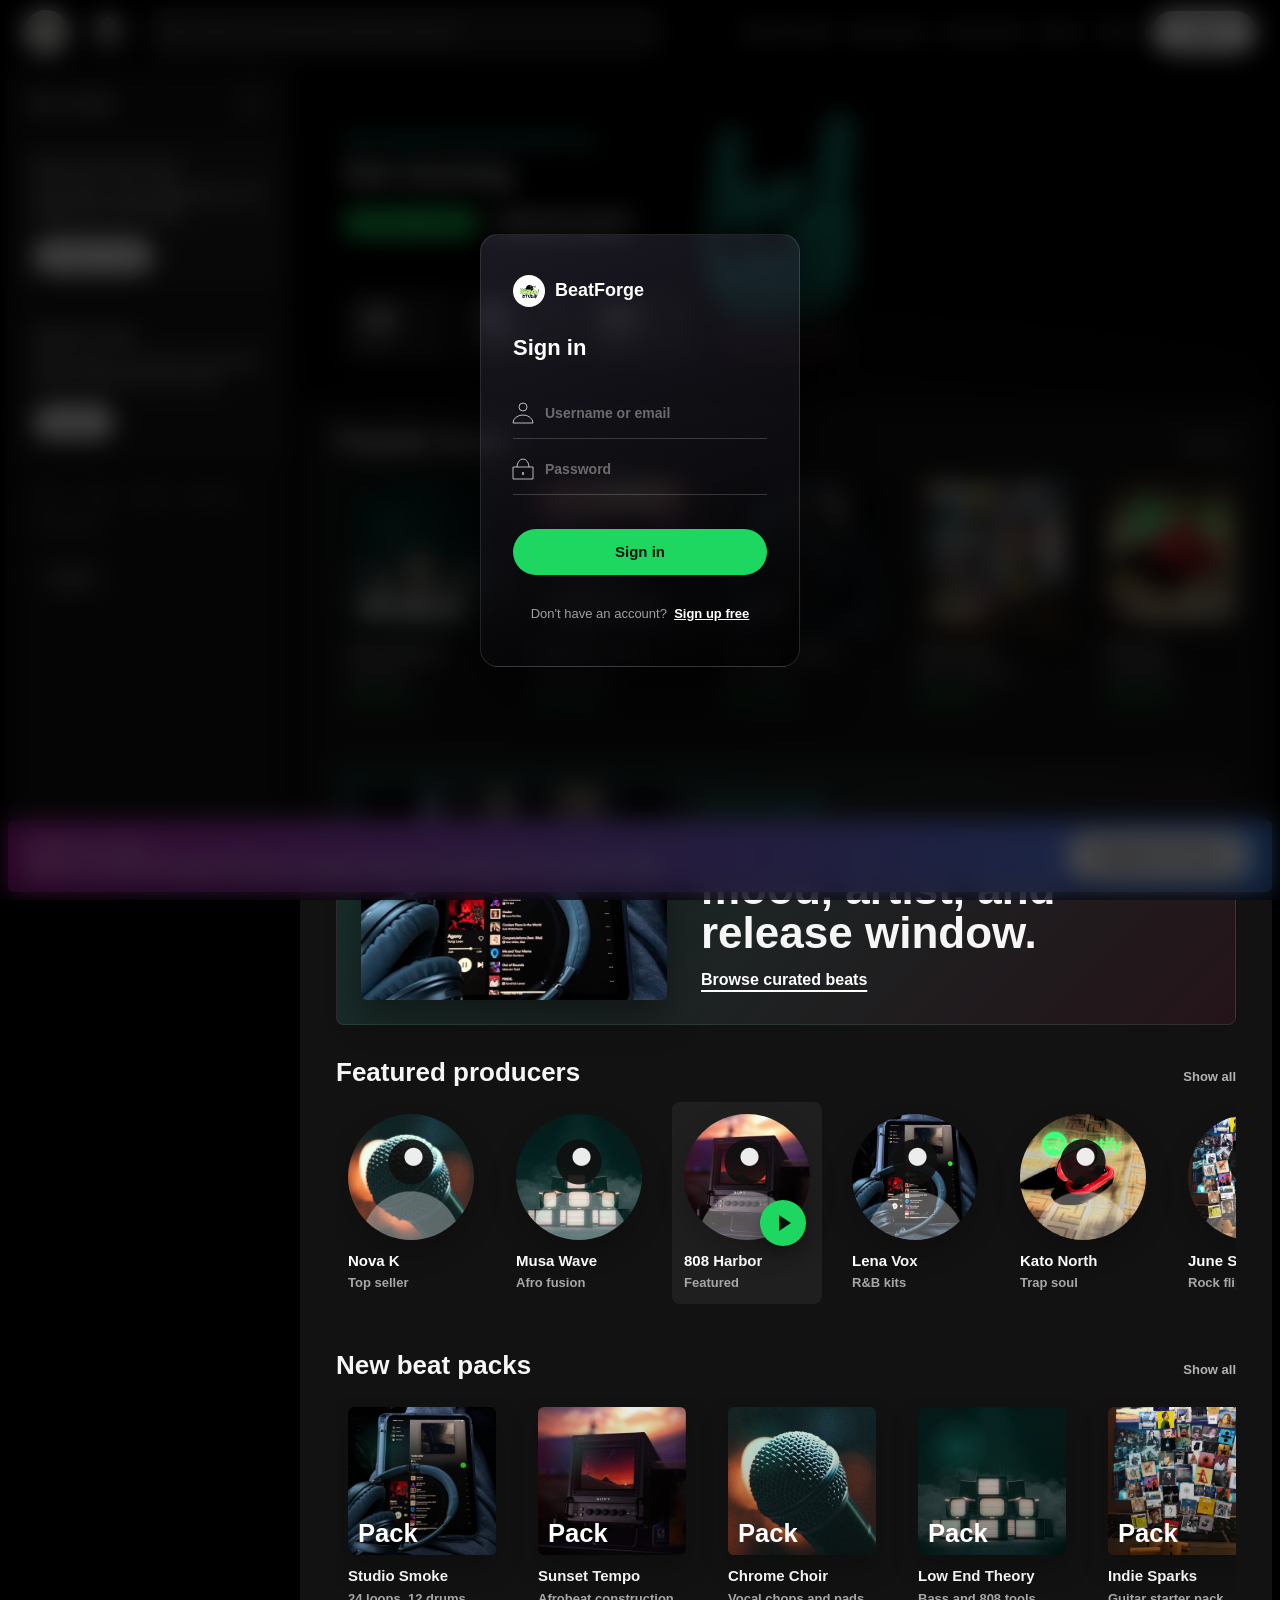
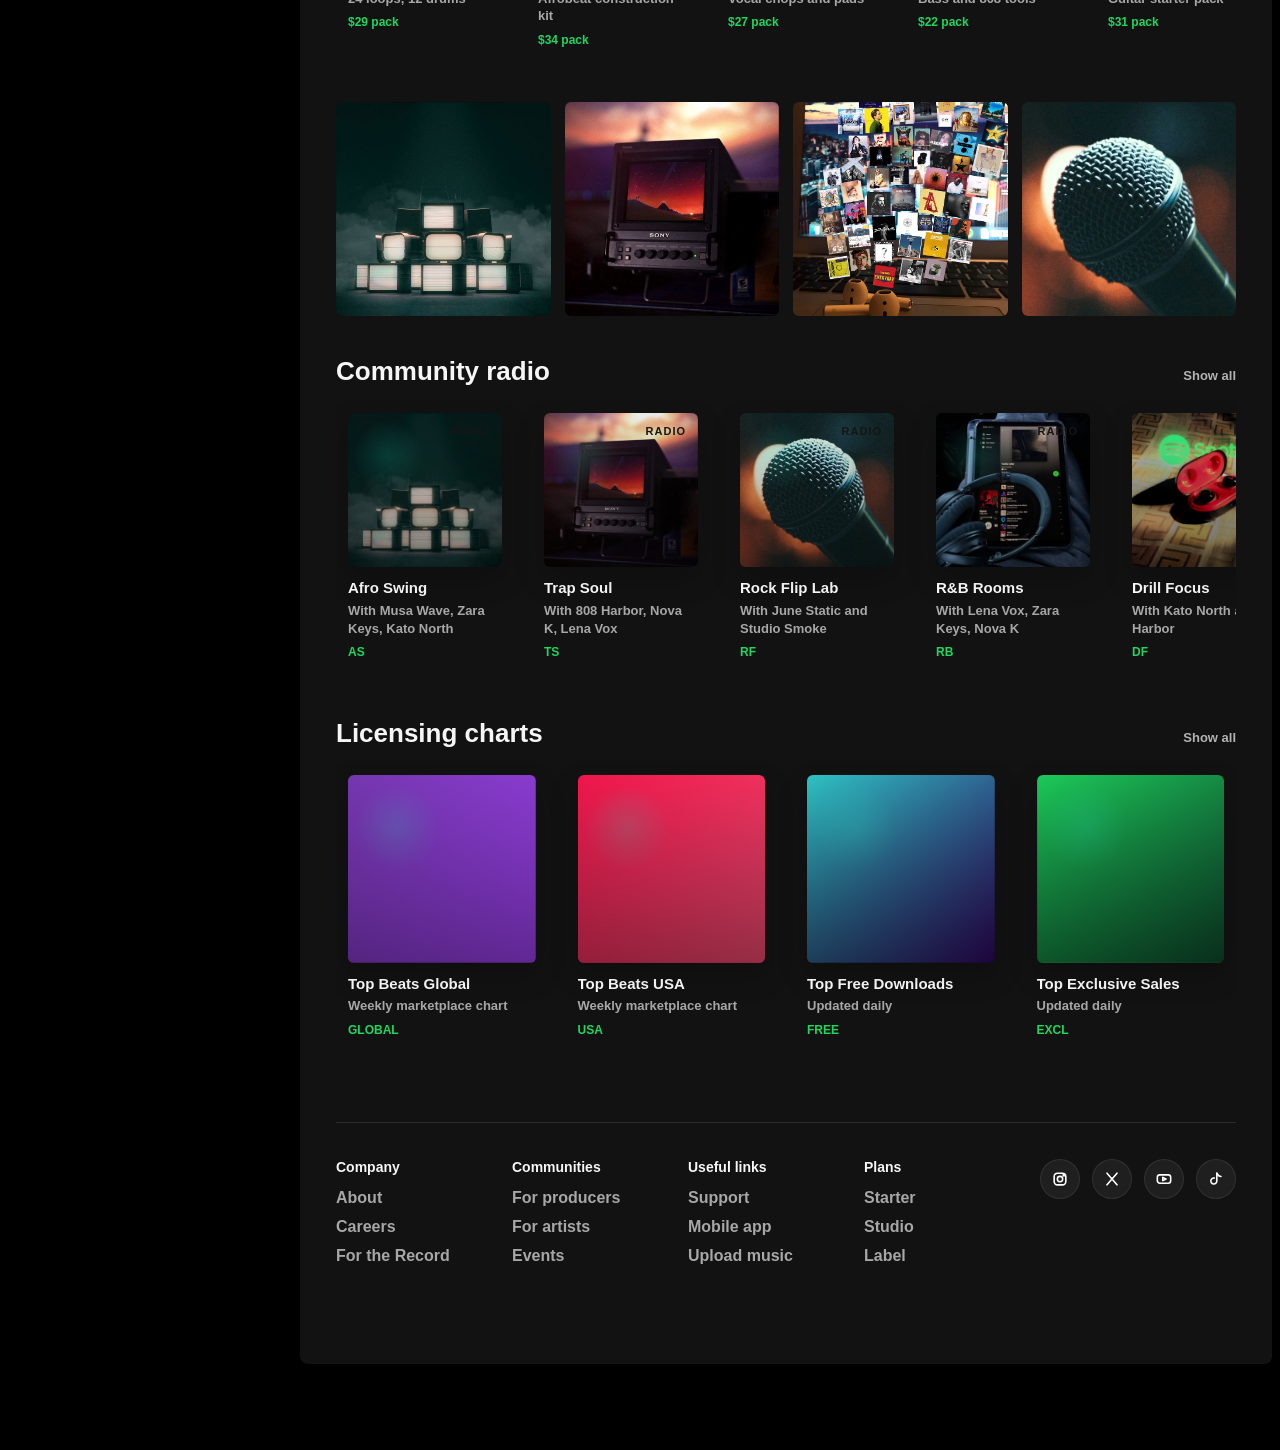
<file: index.html>
<!DOCTYPE html>
<html lang="en">
<head>
  <meta charset="UTF-8">
  <meta name="viewport" content="width=device-width, initial-scale=1.0">
  <title>BeatForge - Beat Marketplace</title>
  <link rel="stylesheet" href="styles.css">
</head>
<body>
  <div class="app-shell">
  <header class="topbar">
  <a class="brand" href="#" aria-label="BeatForge home">
    <img src="assets/logo.svg" alt="" class="brand-mark">
  </a>
  <button class="icon-button active" aria-label="Home">
    <span class="home-icon" aria-hidden="true"></span>
  </button>
  <label class="search">
    <span class="search-icon" aria-hidden="true"></span>
    <input type="search" placeholder="What beat are you building today?">
  </label>
  <nav class="top-links" aria-label="Primary">
    <a href="beats.html">Browse beats</a>
    <a href="#packs">Beat packs</a>
    <a href="#community">Community</a>
    <a href="about.html">About</a>
  </nav>
  <button class="ghost-button">Join</button>
  <button class="pill-button">Log in</button>
  <button class="mobile-menu-toggle" id="mobileMenuToggle" aria-label="Toggle menu">
    <span></span>
    <span></span>
    <span></span>
  </button>
</header>

<!-- Mobile Navigation -->
<div class="mobile-nav-overlay" id="mobileNavOverlay"></div>
<nav class="mobile-nav" id="mobileNav" aria-label="Mobile navigation">
  <a href="index.html">Home</a>
  <a href="beats.html">Browse beats</a>
  <a href="index.html#packs">Beat packs</a>
  <a href="index.html#community">Community</a>
  <a href="about.html">About</a>
  <a href="#">Trending</a>
  <a href="#">Exclusive beats</a>
  <a href="#">Free downloads</a>
  <div class="mobile-nav-actions">
    <button class="mobile-join">Join</button>
    <button class="mobile-login">Log in</button>
  </div>
</nav>

    <aside class="sidebar">
      <div class="library-head">
        <h2>Your studio</h2>
        <button class="icon-button" aria-label="Create collection">+</button>
      </div>
      <section class="studio-card">
        <h3>Start your first crate</h3>
        <p>Save beats, invite collaborators, and shape your next release.</p>
        <button>Create a crate</button>
      </section>
      <section class="studio-card compact">
        <h3>Upload a beat</h3>
        <p>Share stems, set licenses, and meet artists looking for your sound.</p>
        <button>Publish</button>
      </section>
      <div class="sidebar-links">
        <a href="#">Terms</a>
        <a href="#">Privacy</a>
        <a href="#">Cookies</a>
        <a href="#">Artist help</a>
        <a href="#">Beat licensing</a>
      </div>
      <button class="language">English</button>
    </aside>

    <main class="content">
      <section class="hero" aria-labelledby="hero-title">
        <img class="hero-gif" src="assets/rock.gif" alt="Animated amplifier banner">
        <div class="hero-overlay"></div>
        <div class="hero-copy">
          <p>Beat marketplace and artist hub</p>
          <h1 id="hero-title">Get moving.</h1>
          <div class="hero-actions">
            <a class="primary-cta" href="beats.html">Explore beats</a>
            <button class="secondary-cta">Sell your sound</button>
          </div>
        </div>
        <div class="hero-stats" aria-label="Marketplace highlights">
          <span><strong>42k</strong> beats</span>
          <span><strong>8k</strong> makers</span>
          <span><strong>24h</strong> drops</span>
        </div>
      </section>

      <section class="rail-section" id="packs">
        <div class="section-head">
          <h2>Popular beats</h2>
          <a href="beats.html">Show all</a>
        </div>
        <div class="rail grid-cards" id="beats"></div>
      </section>

      <section class="visual-feature">
        <img src="assets/late-night-vibes.jpg" alt="Headphones beside a late night music playlist">
        <div>
          <p>For late sessions</p>
          <h2>Build crates for every mood, artist, and release window.</h2>
          <a class="text-link" href="beats.html">Browse curated beats</a>
        </div>
      </section>

      <section class="rail-section" id="community">
        <div class="section-head">
          <h2>Featured producers</h2>
          <a href="#">Show all</a>
        </div>
        <div class="rail producer-row" id="producers"></div>
      </section>

      <section class="rail-section">
        <div class="section-head">
          <h2>New beat packs</h2>
          <a href="#">Show all</a>
        </div>
        <div class="rail grid-cards" id="packs-grid"></div>
      </section>

      <section class="image-strip" aria-label="BeatForge atmosphere">
        <img src="assets/tv-stack.jpeg" alt="Stack of glowing televisions">
        <img src="assets/sony-monitor.jpeg" alt="Small monitor at sunset">
        <img src="assets/music-collage.jpg" alt="Floating music cover collage">
        <img src="assets/microphone.jpeg" alt="Close-up of a microphone">
      </section>

      <section class="rail-section">
        <div class="section-head">
          <h2>Community radio</h2>
          <a href="#">Show all</a>
        </div>
        <div class="rail radio-row" id="radio"></div>
      </section>

      <section class="rail-section" id="licenses">
        <div class="section-head">
          <h2>Licensing charts</h2>
          <a href="#">Show all</a>
        </div>
        <div class="rail chart-row" id="charts"></div>
      </section>

      <footer class="footer">
        <div>
          <h3>Company</h3>
          <a href="about.html">About</a>
          <a href="#">Careers</a>
          <a href="#">For the Record</a>
        </div>
        <div>
          <h3>Communities</h3>
          <a href="#">For producers</a>
          <a href="#">For artists</a>
          <a href="#">Events</a>
        </div>
        <div>
          <h3>Useful links</h3>
          <a href="#">Support</a>
          <a href="#">Mobile app</a>
          <a href="#">Upload music</a>
        </div>
        <div>
          <h3>Plans</h3>
          <a href="#">Starter</a>
          <a href="#">Studio</a>
          <a href="#">Label</a>
        </div>
        <div class="socials" aria-label="Social media">
          <a href="#" aria-label="Instagram" title="Instagram">
            <svg viewBox="0 0 24 24" aria-hidden="true"><rect x="5" y="5" width="14" height="14" rx="4"></rect><circle cx="12" cy="12" r="3.2"></circle><circle cx="16.7" cy="7.3" r="1"></circle></svg>
          </a>
          <a href="#" aria-label="X" title="X">
            <svg viewBox="0 0 24 24" aria-hidden="true"><path d="M6 5l12 14M18 5L6 19"></path></svg>
          </a>
          <a href="#" aria-label="YouTube" title="YouTube">
            <svg viewBox="0 0 24 24" aria-hidden="true"><rect x="4" y="7" width="16" height="10" rx="3"></rect><path d="M10.5 10l4 2-4 2z"></path></svg>
          </a>
          <a href="#" aria-label="TikTok" title="TikTok">
            <svg viewBox="0 0 24 24" aria-hidden="true"><path d="M13 5v9.4a3.6 3.6 0 1 1-3-3.55"></path><path d="M13 5c1 2.4 2.6 3.8 5 4"></path></svg>
          </a>
        </div>
      </footer>
    </main>
  </div>

  <div class="signup-bar">
    <div>
      <strong>BeatForge preview</strong>
      <p>Sign up to download tagged previews, message producers, and collect your next release ideas.</p>
    </div>
    <button>Register for free</button>
  </div>

  <!-- Login overlay (BeatForge) -->
  <div class="bf-login-overlay" id="bfLoginOverlay" role="dialog" aria-modal="true" aria-label="Sign in to BeatForge">
    <div class="bf-login-box">
      <div class="bf-login-check" id="bfLoginCheck"></div>
      <div class="bf-login-brand">
        <img src="assets/logo.svg" alt="">
        <span>BeatForge</span>
      </div>
      <h2 class="bf-login-title">Sign in</h2>
      <div class="bf-login-row">
        <svg class="bf-login-icon" viewBox="0 0 20 20">
          <path d="M0,20 a10,8 0 0,1 20,0z M10,0 a4,4 0 0,1 0,8 a4,4 0 0,1 0,-8"/>
        </svg>
        <input type="text" class="bf-login-input" id="bfUsername" placeholder="Username or email" autocomplete="username">
      </div>
      <div class="bf-login-row">
        <svg class="bf-login-icon" viewBox="0 0 20 20">
          <path d="M0,20 20,20 20,8 0,8z M10,13 10,16z M4,8 a6,8 0 0,1 12,0"/>
        </svg>
        <input type="password" class="bf-login-input" id="bfPassword" placeholder="Password" autocomplete="current-password">
      </div>
      <button class="bf-login-submit" id="bfLoginSubmit" type="button">Sign in</button>
      <p class="bf-login-footer">Don't have an account? &nbsp;<a id="bfSignupLink">Sign up free</a></p>
    </div>
  </div>

  <script src="script.js"></script>
  <script>
    (function () {
      var animating = false;
      var PHASE1 = 1100, PHASE2 = 400;

      var overlay   = document.getElementById('bfLoginOverlay');
      var submitBtn = document.getElementById('bfLoginSubmit');
      var signupLnk = document.getElementById('bfSignupLink');

      // Show login when "Log in" topbar button is clicked
      document.querySelector('.pill-button').addEventListener('click', function () {
        overlay.classList.remove('bf-hidden');
      });

      // Close on backdrop click
      overlay.addEventListener('click', function (e) {
        if (e.target === overlay) closeOverlay();
      });

      // Sign up link just closes for now
      signupLnk.addEventListener('click', closeOverlay);

      // Submit with ripple → processing → success → dismiss
      submitBtn.addEventListener('click', function (e) {
        if (animating) return;
        animating = true;

        // ripple
        var box = submitBtn.getBoundingClientRect();
        var rip = document.createElement('span');
        rip.className = 'bf-ripple';
        rip.style.top  = (e.clientY - box.top)  + 'px';
        rip.style.left = (e.clientX - box.left) + 'px';
        submitBtn.appendChild(rip);
        rip.addEventListener('animationend', function () { rip.remove(); });

        submitBtn.classList.add('bf-processing');

        setTimeout(function () {
          submitBtn.classList.remove('bf-processing');
          submitBtn.classList.add('bf-success');

          setTimeout(function () {
            closeOverlay();
            submitBtn.classList.remove('bf-success');
            animating = false;
          }, PHASE2);
        }, PHASE1);
      });

      function closeOverlay() {
        overlay.classList.add('bf-hidden');
        animating = false;
        submitBtn.classList.remove('bf-processing', 'bf-success');
      }

      // ESC to close
      document.addEventListener('keydown', function (e) {
        if (e.key === 'Escape') closeOverlay();
      });
    })();
  </script>
</body>
</html>
</file>
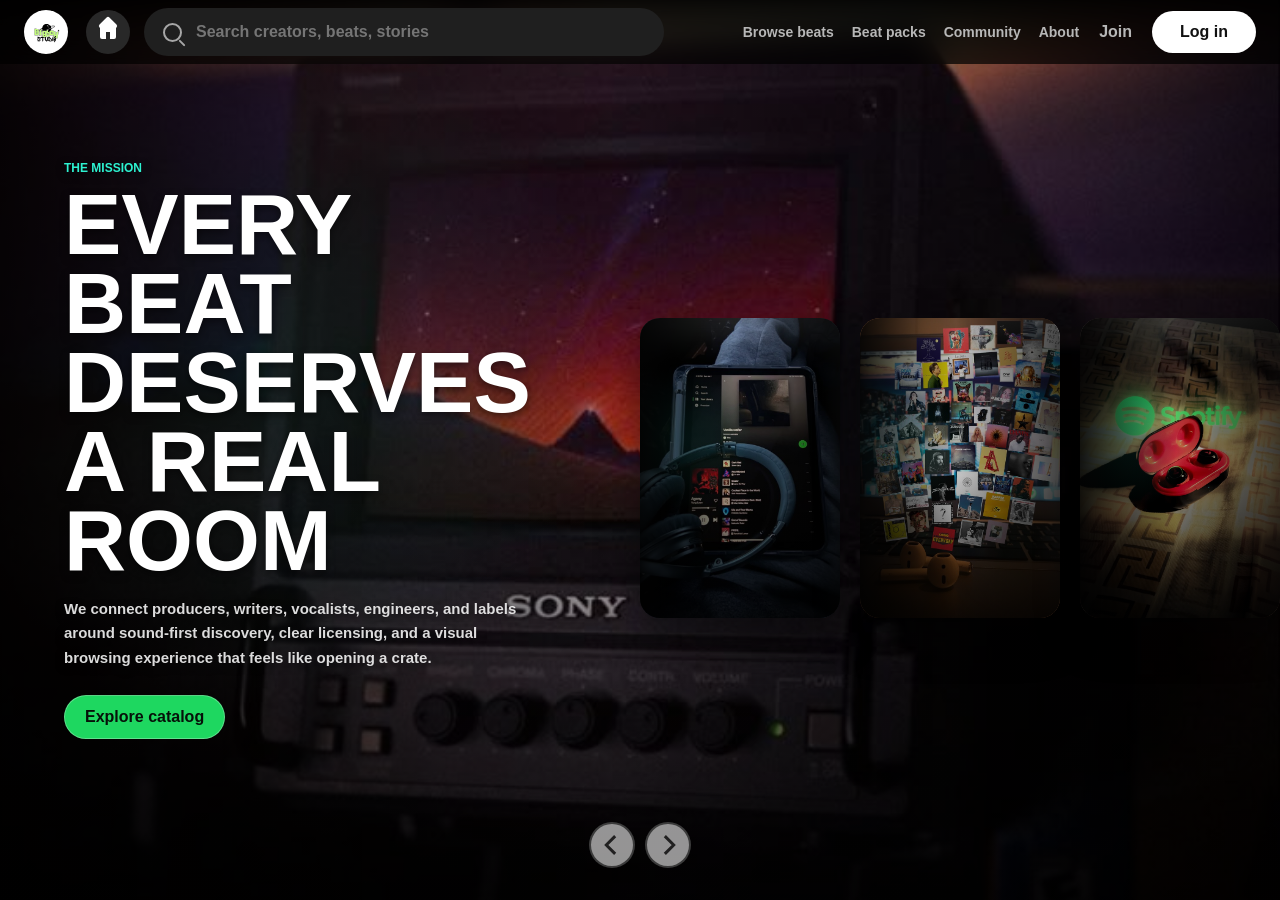
<file: about.html>
<!DOCTYPE html>
<html lang="en">
<head>
  <meta charset="UTF-8">
  <meta name="viewport" content="width=device-width, initial-scale=1.0">
  <title>About - BeatForge</title>
  <link rel="stylesheet" href="styles.css">
</head>
<body class="about-page">
 <header class="topbar about-topbar">
  <a class="brand" href="index.html" aria-label="BeatForge home">
    <img src="assets/logo.svg" alt="" class="brand-mark">
  </a>
  <a class="icon-button active" href="index.html" aria-label="Home">
    <span class="home-icon" aria-hidden="true"></span>
  </a>
  <label class="search">
    <span class="search-icon" aria-hidden="true"></span>
    <input type="search" placeholder="Search creators, beats, stories">
  </label>
  <nav class="top-links" aria-label="Primary">
    <a href="beats.html">Browse beats</a>
    <a href="index.html#packs">Beat packs</a>
    <a href="index.html#community">Community</a>
    <a href="about.html">About</a>
  </nav>
  <button class="ghost-button">Join</button>
  <button class="pill-button">Log in</button>
  <button class="mobile-menu-toggle" id="mobileMenuToggle" aria-label="Toggle menu">
    <span></span>
    <span></span>
    <span></span>
  </button>
</header>

<!-- Mobile Navigation -->
<div class="mobile-nav-overlay" id="mobileNavOverlay"></div>
<nav class="mobile-nav" id="mobileNav" aria-label="Mobile navigation">
  <a href="index.html">Home</a>
  <a href="beats.html">Browse beats</a>
  <a href="index.html#packs">Beat packs</a>
  <a href="index.html#community">Community</a>
  <a href="about.html">About</a>
  <a href="#">Trending</a>
  <a href="#">Exclusive beats</a>
  <a href="#">Free downloads</a>
  <div class="mobile-nav-actions">
    <button class="mobile-join">Join</button>
    <button class="mobile-login">Log in</button>
  </div>
</nav>

  <main class="about-slider-shell">
    <ul class="slider" aria-label="BeatForge story slider">
      <li class="item" style="background-image: url('assets/tv-stack.jpeg')">
        <div class="slide-content">
          <p class="eyebrow">Our signal</p>
          <h1 class="title">Built for artists in motion</h1>
          <p class="description">BeatForge is a marketplace and community hub where music artisans find beats, trade ideas, license sounds, and shape new records without losing creative momentum.</p>
          <a class="slide-button" href="beats.html">Browse beats</a>
        </div>
      </li>
      <li class="item" style="background-image: url('assets/sony-monitor.jpeg')">
        <div class="slide-content">
          <p class="eyebrow">The mission</p>
          <h1 class="title">Every beat deserves a real room</h1>
          <p class="description">We connect producers, writers, vocalists, engineers, and labels around sound-first discovery, clear licensing, and a visual browsing experience that feels like opening a crate.</p>
          <a class="slide-button" href="beats.html">Explore catalog</a>
        </div>
      </li>
      <li class="item" style="background-image: url('assets/late-night-vibes.jpg')">
        <div class="slide-content">
          <p class="eyebrow">Late sessions</p>
          <h1 class="title">Ideas saved before they vanish</h1>
          <p class="description">Collect favorites, organize moods, and return to the exact sound that made you start writing at 2 a.m. The platform is built for the messy, electric middle of making music.</p>
          <a class="slide-button" href="index.html">View home</a>
        </div>
      </li>
      <li class="item" style="background-image: url('assets/music-collage.jpg')">
        <div class="slide-content">
          <p class="eyebrow">Community</p>
          <h1 class="title">A network around every release</h1>
          <p class="description">Artists can discover producers, producers can showcase packs, and collaborators can meet through shared taste instead of cold searches and scattered links.</p>
          <a class="slide-button" href="index.html#community">Meet producers</a>
        </div>
      </li>
      <li class="item" style="background-image: url('assets/earbuds-glow.jpg')">
        <div class="slide-content">
          <p class="eyebrow">Licensing</p>
          <h1 class="title">Clear rights, faster releases</h1>
          <p class="description">From tagged previews to exclusive licenses, BeatForge makes the business side visible so creators can move from discovery to download with confidence.</p>
          <a class="slide-button" href="index.html#licenses">View charts</a>
        </div>
      </li>
      <li class="item" style="background-image: url('assets/microphone.jpeg')">
        <div class="slide-content">
          <p class="eyebrow">The voice</p>
          <h1 class="title">Made for the next take</h1>
          <p class="description">Whether you are recording a hook, selling a drum kit, or building a writing camp, BeatForge keeps the sound, people, and next step in one place.</p>
          <a class="slide-button" href="beats.html">Start browsing</a>
        </div>
      </li>
    </ul>

    <nav class="nav" aria-label="About slider controls">
      <button class="btn prev" type="button" aria-label="Previous slide"></button>
      <button class="btn next" type="button" aria-label="Next slide"></button>
    </nav>
  </main>

  <script src="script.js"></script>
</body>
</html>
</file>
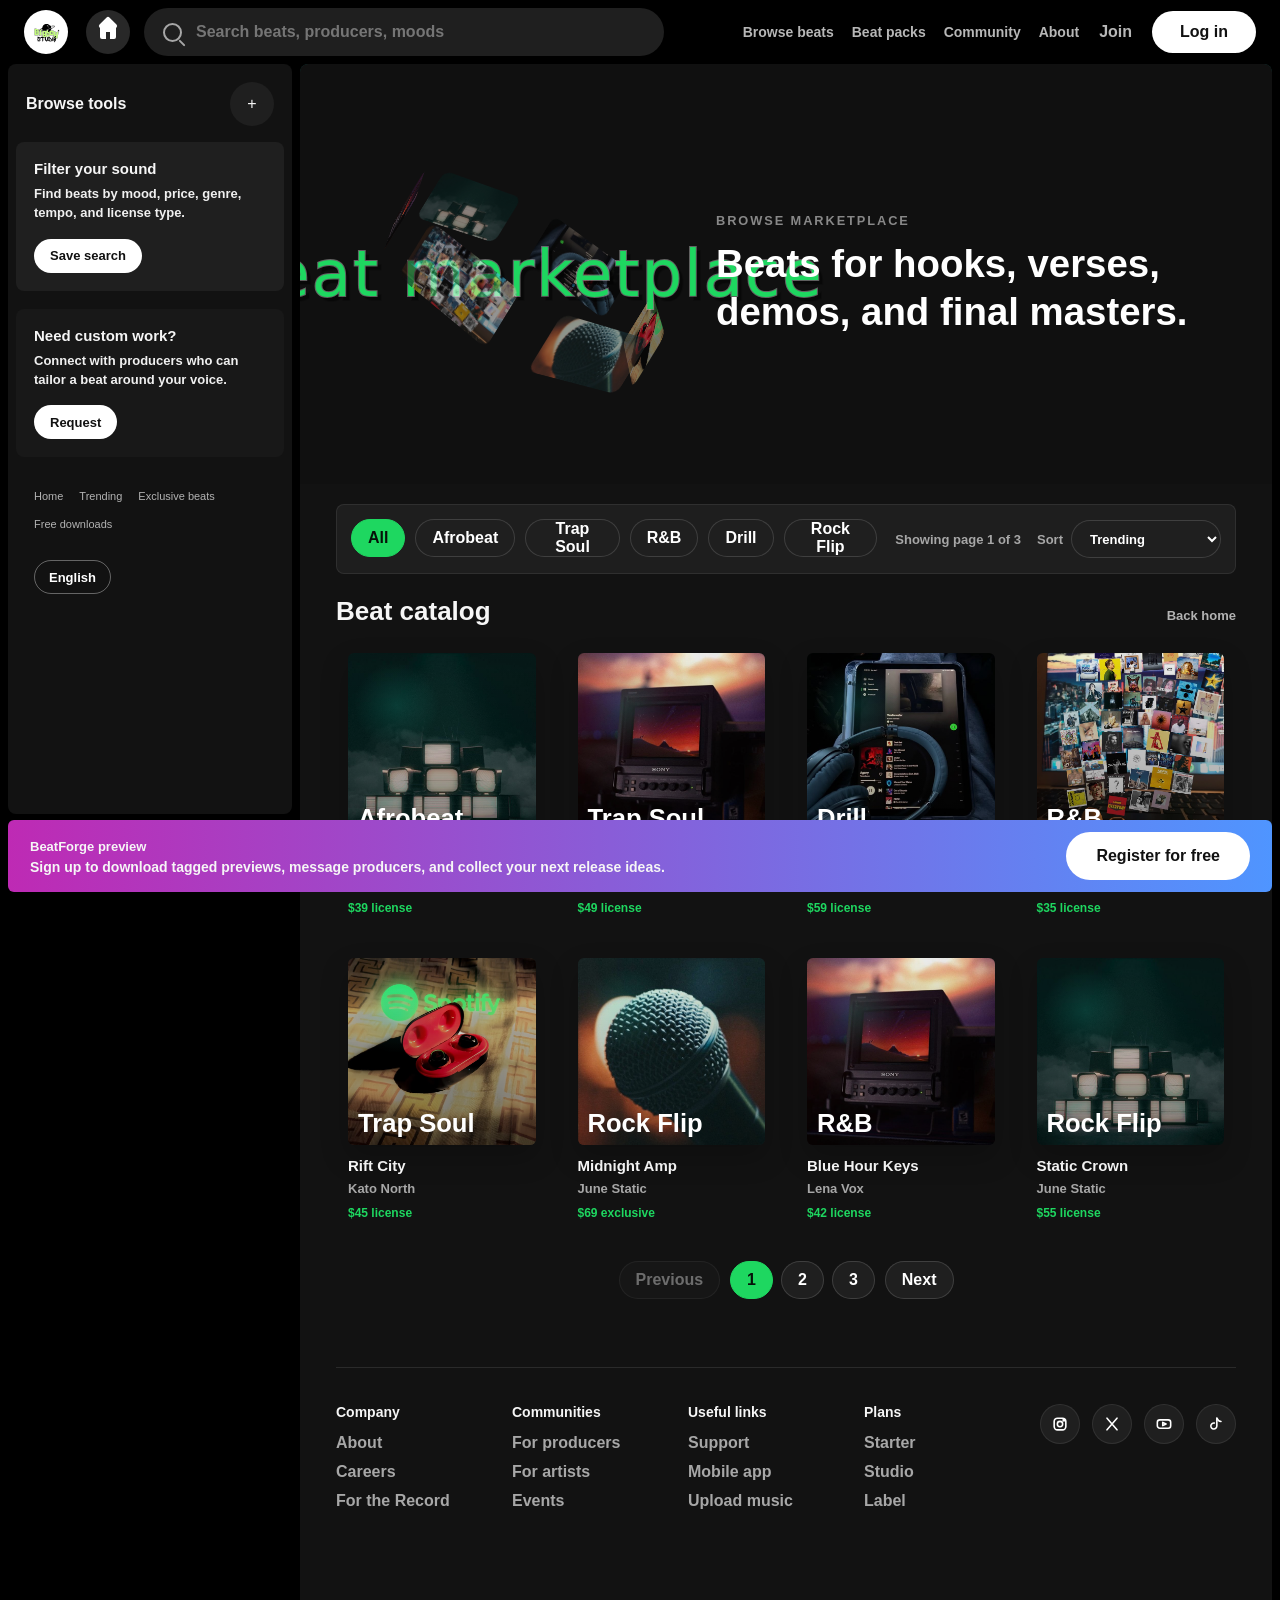
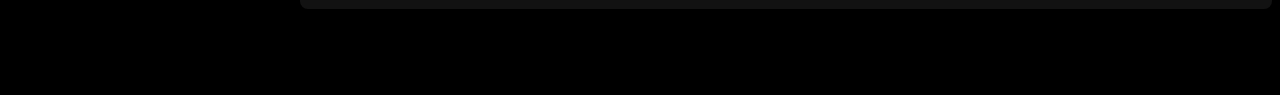
<file: beats.html>
<!DOCTYPE html>
<html lang="en">
<head>
  <meta charset="UTF-8">
  <meta name="viewport" content="width=device-width, initial-scale=1.0">
  <title>Browse Beats - BeatForge</title>
  <link rel="stylesheet" href="styles.css">
</head>
<body>
  <div class="app-shell">
   <header class="topbar">
  <a class="brand" href="index.html" aria-label="BeatForge home">
    <img src="assets/logo.svg" alt="" class="brand-mark">
  </a>
  <a class="icon-button active" href="index.html" aria-label="Home">
    <span class="home-icon" aria-hidden="true"></span>
  </a>
  <label class="search">
    <span class="search-icon" aria-hidden="true"></span>
    <input type="search" placeholder="Search beats, producers, moods">
  </label>
  <nav class="top-links" aria-label="Primary">
    <a href="beats.html">Browse beats</a>
    <a href="index.html#packs">Beat packs</a>
    <a href="index.html#community">Community</a>
    <a href="about.html">About</a>
  </nav>
  <button class="ghost-button">Join</button>
  <button class="pill-button">Log in</button>
  <button class="mobile-menu-toggle" id="mobileMenuToggle" aria-label="Toggle menu">
    <span></span>
    <span></span>
    <span></span>
  </button>
</header>

<!-- Mobile Navigation -->
<div class="mobile-nav-overlay" id="mobileNavOverlay"></div>
<nav class="mobile-nav" id="mobileNav" aria-label="Mobile navigation">
  <a href="index.html">Home</a>
  <a href="beats.html">Browse beats</a>
  <a href="index.html#packs">Beat packs</a>
  <a href="index.html#community">Community</a>
  <a href="about.html">About</a>
  <a href="#">Trending</a>
  <a href="#">Exclusive beats</a>
  <a href="#">Free downloads</a>
  <div class="mobile-nav-actions">
    <button class="mobile-join">Join</button>
    <button class="mobile-login">Log in</button>
  </div>
</nav>

    <aside class="sidebar">
      <div class="library-head">
        <h2>Browse tools</h2>
        <button class="icon-button" aria-label="Create collection">+</button>
      </div>
      <section class="studio-card">
        <h3>Filter your sound</h3>
        <p>Find beats by mood, price, genre, tempo, and license type.</p>
        <button>Save search</button>
      </section>
      <section class="studio-card compact">
        <h3>Need custom work?</h3>
        <p>Connect with producers who can tailor a beat around your voice.</p>
        <button>Request</button>
      </section>
      <div class="sidebar-links">
        <a href="index.html">Home</a>
        <a href="#">Trending</a>
        <a href="#">Exclusive beats</a>
        <a href="#">Free downloads</a>
      </div>
      <button class="language">English</button>
    </aside>

    <main class="content browse-content">
      <section class="browse-hero browse-hero--ring">
        <div class="ring-wrapper">
          <p class="ring-title">Beat marketplace</p>
          <div class="ring" style="--total: 6">
            <img src="assets/earbuds-glow.jpg"    alt="" style="--i: 0">
            <img src="assets/late-night-vibes.jpg" alt="" style="--i: 1">
            <img src="assets/tv-stack.jpeg"        alt="" style="--i: 2">
            <img src="assets/sony-monitor.jpeg"    alt="" style="--i: 3">
            <img src="assets/music-collage.jpg"    alt="" style="--i: 4">
            <img src="assets/microphone.jpeg"      alt="" style="--i: 5">
          </div>
        </div>
        <div class="browse-copy">
          <p>Browse marketplace</p>
          <h1>Beats for hooks, verses, demos, and final masters.</h1>
        </div>
      </section>

      <section class="browse-panel" aria-label="Beat filters">
        <div class="filter-row">
          <button class="filter active">All</button>
          <button class="filter">Afrobeat</button>
          <button class="filter">Trap Soul</button>
          <button class="filter">R&B</button>
          <button class="filter">Drill</button>
          <button class="filter">Rock Flip</button>
        </div>
        <div class="sort-row">
          <span id="page-status">Showing page 1</span>
          <label>
            Sort
            <select id="beat-sort">
              <option>Trending</option>
              <option>Newest</option>
              <option>Lowest price</option>
              <option>Exclusive</option>
            </select>
          </label>
        </div>
      </section>

      <section class="rail-section">
        <div class="section-head">
          <h2>Beat catalog</h2>
          <a href="index.html">Back home</a>
        </div>
        <div class="browse-grid" id="beat-catalog"></div>
        <nav class="pagination" aria-label="Beat pages">
          <button id="prev-page">Previous</button>
          <div id="page-numbers"></div>
          <button id="next-page">Next</button>
        </nav>
      </section>

      <footer class="footer">
        <div>
          <h3>Company</h3>
          <a href="about.html">About</a>
          <a href="#">Careers</a>
          <a href="#">For the Record</a>
        </div>
        <div>
          <h3>Communities</h3>
          <a href="#">For producers</a>
          <a href="#">For artists</a>
          <a href="#">Events</a>
        </div>
        <div>
          <h3>Useful links</h3>
          <a href="#">Support</a>
          <a href="#">Mobile app</a>
          <a href="#">Upload music</a>
        </div>
        <div>
          <h3>Plans</h3>
          <a href="#">Starter</a>
          <a href="#">Studio</a>
          <a href="#">Label</a>
        </div>
        <div class="socials" aria-label="Social media">
          <a href="#" aria-label="Instagram" title="Instagram">
            <svg viewBox="0 0 24 24" aria-hidden="true"><rect x="5" y="5" width="14" height="14" rx="4"></rect><circle cx="12" cy="12" r="3.2"></circle><circle cx="16.7" cy="7.3" r="1"></circle></svg>
          </a>
          <a href="#" aria-label="X" title="X">
            <svg viewBox="0 0 24 24" aria-hidden="true"><path d="M6 5l12 14M18 5L6 19"></path></svg>
          </a>
          <a href="#" aria-label="YouTube" title="YouTube">
            <svg viewBox="0 0 24 24" aria-hidden="true"><rect x="4" y="7" width="16" height="10" rx="3"></rect><path d="M10.5 10l4 2-4 2z"></path></svg>
          </a>
          <a href="#" aria-label="TikTok" title="TikTok">
            <svg viewBox="0 0 24 24" aria-hidden="true"><path d="M13 5v9.4a3.6 3.6 0 1 1-3-3.55"></path><path d="M13 5c1 2.4 2.6 3.8 5 4"></path></svg>
          </a>
        </div>
      </footer>
    </main>
  </div>

  <div class="signup-bar">
    <div>
      <strong>BeatForge preview</strong>
      <p>Sign up to download tagged previews, message producers, and collect your next release ideas.</p>
    </div>
    <button>Register for free</button>
  </div>

  <script src="script.js"></script>
</body>
</html>
</file>
<file: styles.css>
:root {
  color-scheme: dark;
  --bg: #000;
  --panel: #121212;
  --panel-2: #1f1f1f;
  --panel-3: #282828;
  --text: #f6f6f6;
  --muted: #a7a7a7;
  --quiet: #777;
  --green: #1ed760;
  --cyan: #2df2d1;
  --pink: #ff2e6f;
  --blue: #5596ff;
  --line: rgba(255,255,255,.1);
  --radius: 8px;
  --topbar: 64px;
  --sidebar: 292px;
}

* {
  box-sizing: border-box;
}

body {
  margin: 0;
  min-width: 320px;
  background: var(--bg);
  color: var(--text);
  font-family: Arial, Helvetica, sans-serif;
  letter-spacing: 0;
}

body.about-page {
  height: 100vh;
  overflow: hidden;
}

a {
  color: inherit;
  text-decoration: none;
}

button,
input,
select {
  font: inherit;
}

.app-shell {
  min-height: 100vh;
  padding: var(--topbar) 8px 86px;
}

.topbar {
  position: fixed;
  z-index: 20;
  inset: 0 0 auto;
  height: var(--topbar);
  display: grid;
  grid-template-columns: 48px 44px minmax(220px, 1fr) auto auto auto;
  align-items: center;
  gap: 14px;
  padding: 8px 24px;
  background: #000;
}

.brand {
  display: grid;
  place-items: center;
  width: 44px;
  height: 44px;
  border-radius: 50%;
  overflow: hidden;
  background: #fff;
}

.brand-mark {
  width: 42px;
  height: 42px;
  object-fit: contain;
}

.icon-button {
  display: grid;
  place-items: center;
  width: 44px;
  height: 44px;
  border: 0;
  border-radius: 50%;
  color: var(--text);
  background: var(--panel-2);
  cursor: pointer;
}

.icon-button.active {
  background: var(--panel-3);
}

.home-icon {
  position: relative;
  width: 16px;
  height: 13px;
  border-radius: 2px;
  background: #fff;
}

.home-icon::before {
  content: "";
  position: absolute;
  left: 1px;
  top: -7px;
  width: 14px;
  height: 14px;
  background: #fff;
  transform: rotate(45deg);
  border-radius: 2px;
}

.home-icon::after {
  content: "";
  position: absolute;
  left: 6px;
  bottom: 0;
  width: 4px;
  height: 7px;
  background: var(--panel-3);
}

.search {
  display: flex;
  align-items: center;
  gap: 12px;
  width: min(520px, 100%);
  height: 48px;
  padding: 0 18px;
  color: var(--muted);
  background: var(--panel-2);
  border: 1px solid transparent;
  border-radius: 999px;
}

.search:focus-within {
  border-color: #fff;
  background: #252525;
}

.search-icon {
  position: relative;
  flex: 0 0 auto;
  width: 19px;
  height: 19px;
  border: 2px solid currentColor;
  border-radius: 50%;
}

.search-icon::after {
  content: "";
  position: absolute;
  right: -6px;
  bottom: -4px;
  width: 8px;
  height: 2px;
  border-radius: 2px;
  background: currentColor;
  transform: rotate(45deg);
}

.search input {
  width: 100%;
  min-width: 0;
  color: var(--text);
  border: 0;
  outline: 0;
  background: transparent;
  font-weight: 700;
}

.top-links {
  display: flex;
  align-items: center;
  gap: 18px;
  color: #b7b7b7;
  font-size: 14px;
  font-weight: 800;
  white-space: nowrap;
}

.top-links a:hover,
.footer a:hover {
  color: #fff;
  text-decoration: underline;
}

.ghost-button,
.pill-button {
  min-height: 42px;
  border: 0;
  border-radius: 999px;
  font-weight: 900;
  cursor: pointer;
}

.ghost-button {
  padding: 0 6px;
  color: #b7b7b7;
  background: transparent;
}

.pill-button {
  padding: 0 28px;
  color: #111;
  background: #fff;
}

.sidebar {
  position: fixed;
  z-index: 10;
  top: var(--topbar);
  bottom: 86px;
  left: 8px;
  width: calc(var(--sidebar) - 8px);
  overflow: auto;
  padding: 18px 8px;
  background: var(--panel);
  border-radius: var(--radius);
}

.library-head {
  display: flex;
  align-items: center;
  justify-content: space-between;
  padding: 0 10px 16px;
}

.library-head h2 {
  margin: 0;
  font-size: 16px;
}

.studio-card {
  margin: 0 0 18px;
  padding: 18px;
  background: var(--panel-2);
  border-radius: var(--radius);
}

.studio-card h3 {
  margin: 0 0 8px;
  font-size: 15px;
}

.studio-card p {
  margin: 0 0 16px;
  color: #f0f0f0;
  font-size: 13px;
  line-height: 1.45;
  font-weight: 700;
}

.studio-card button,
.language {
  border: 1px solid rgba(255,255,255,.35);
  border-radius: 999px;
  color: #fff;
  background: transparent;
  font-size: 13px;
  font-weight: 900;
}

.studio-card button {
  min-height: 34px;
  padding: 0 16px;
  color: #111;
  background: #fff;
  border: 0;
}

.studio-card.compact {
  background: #181818;
}

.sidebar-links {
  display: flex;
  flex-wrap: wrap;
  gap: 12px 16px;
  padding: 14px 18px 28px;
  color: #b3b3b3;
  font-size: 11px;
  line-height: 1.4;
}

.language {
  margin-left: 18px;
  min-height: 34px;
  padding: 0 14px;
}

.content {
  margin-left: var(--sidebar);
  min-height: calc(100vh - var(--topbar));
  overflow: hidden;
  padding: 0 0 24px;
  background: linear-gradient(180deg, #242424 0, #121212 260px, #121212 100%);
  border-radius: var(--radius);
}

.hero {
  position: relative;
  min-height: 340px;
  display: grid;
  align-items: end;
  overflow: hidden;
  padding: clamp(24px, 4vw, 44px);
  border-radius: var(--radius) var(--radius) 0 0;
  background: #030303;
}

.hero-gif {
  position: absolute;
  inset: 0;
  width: 100%;
  height: 100%;
  object-fit: cover;
  opacity: .82;
}

.hero-overlay {
  position: absolute;
  inset: 0;
  background:
    linear-gradient(90deg, rgba(0,0,0,.88), rgba(0,0,0,.42), rgba(0,0,0,.72)),
    linear-gradient(0deg, #121212 0, rgba(18,18,18,0) 42%);
}

.hero-copy,
.hero-stats {
  position: relative;
  z-index: 1;
}

.hero-copy {
  max-width: 680px;
}

.hero-copy p {
  margin: 0 0 10px;
  color: var(--cyan);
  font-size: 13px;
  font-weight: 900;
  text-transform: uppercase;
}

.hero-copy h1 {
  max-width: 12ch;
  margin: 0 0 22px;
  font-size: clamp(20px, 8vw, 30px);
  line-height: .92;
  letter-spacing: 0;
}

.hero-actions {
  display: flex;
  flex-wrap: wrap;
  gap: 12px;
}

.primary-cta,
.secondary-cta {
  display: inline-flex;
  align-items: center;
  justify-content: center;
  min-height: 28px;
  padding: 0 14px;
  border-radius: 900px;
  border: 0;
  font-weight: 900;
  cursor: pointer;
}

.primary-cta {
  color: #061109;
  background: var(--green);
}

.secondary-cta {
  color: #fff;
  background: rgba(255,255,255,.14);
  border: 1px solid rgba(255,255,255,.24);
}

.hero-stats {
  display: flex;
  flex-wrap: wrap;
  gap: 10px;
  margin-top: 28px;
}

.hero-stats span {
  min-width: 110px;
  padding: 12px 14px;
  background: rgba(255,255,255,.09);
  border: 1px solid rgba(255,255,255,.12);
  border-radius: var(--radius);
  color: #d9d9d9;
  font-size: 13px;
}

.hero-stats strong {
  display: block;
  color: #fff;
  font-size: 24px;
}

.rail-section {
  padding: 22px clamp(18px, 3.2vw, 36px) 16px;
}

.visual-feature {
  display: grid;
  grid-template-columns: minmax(220px, 36%) 1fr;
  align-items: center;
  gap: clamp(18px, 3vw, 34px);
  margin: 22px clamp(18px, 3.2vw, 36px) 10px;
  padding: clamp(16px, 2.5vw, 24px);
  border-radius: var(--radius);
  background: linear-gradient(135deg, rgba(45,242,209,.14), rgba(255,46,111,.08));
  border: 1px solid rgba(255,255,255,.08);
}

.visual-feature img,
.image-strip img,
.browse-hero img {
  width: 100%;
  height: 100%;
  object-fit: cover;
}

.visual-feature img {
  aspect-ratio: 16 / 11;
  border-radius: 6px;
  box-shadow: 0 18px 34px rgba(0,0,0,.34);
}

.visual-feature p,
.browse-copy p {
  margin: 0 0 10px;
  color: var(--cyan);
  font-size: 12px;
  font-weight: 900;
  text-transform: uppercase;
}

.visual-feature h2 {
  max-width: 720px;
  margin: 0 0 16px;
  font-size: clamp(24px, 4vw, 44px);
  line-height: 1;
}

.text-link {
  color: #fff;
  font-weight: 900;
  text-decoration: underline;
  text-decoration-thickness: 2px;
  text-underline-offset: 5px;
}

.image-strip {
  display: grid;
  grid-template-columns: repeat(4, 1fr);
  gap: 14px;
  margin: 18px clamp(18px, 3.2vw, 36px);
}

.image-strip img {
  aspect-ratio: 1;
  min-width: 0;
  border-radius: 6px;
  filter: saturate(.92) contrast(1.04);
}

.section-head {
  display: flex;
  align-items: baseline;
  justify-content: space-between;
  gap: 16px;
  margin-bottom: 14px;
}

.section-head h2 {
  margin: 0;
  font-size: clamp(21px, 2.6vw, 26px);
}

.section-head a {
  color: #b3b3b3;
  font-size: 13px;
  font-weight: 900;
}

.rail {
  display: grid;
  grid-auto-flow: column;
  grid-auto-columns: minmax(156px, 1fr);
  gap: 18px;
  overflow-x: auto;
  overflow-y: hidden;
  padding-bottom: 8px;
  scrollbar-color: #666 transparent;
}

.grid-cards {
  grid-auto-columns: minmax(172px, 1fr);
}

.card {
  position: relative;
  min-width: 0;
  padding: 12px;
  border-radius: var(--radius);
  background: transparent;
  transition: background .18s ease, transform .18s ease;
}

.card:hover,
.card.featured {
  background: var(--panel-2);
}

.card:hover {
  transform: translateY(-2px);
}

.cover,
.avatar,
.radio-cover,
.chart-cover {
  position: relative;
  overflow: hidden;
  box-shadow: 0 12px 28px rgba(0,0,0,.22);
}

.cover {
  width: 100%;
  aspect-ratio: 1;
  border-radius: 6px;
  background: var(--art);
  background-size: cover;
  background-position: center;
}

.cover::before,
.radio-cover::before,
.chart-cover::before {
  content: "";
  position: absolute;
  inset: 0;
  background:
    linear-gradient(180deg, rgba(0,0,0,.06), rgba(0,0,0,.42)),
    radial-gradient(circle at 26% 28%, rgba(45,242,209,.18), transparent 22%);
}

.cover span,
.radio-cover span,
.chart-cover span {
  position: absolute;
  inset: auto 10px 10px;
  color: white;
  font-size: clamp(22px, 2vw, 30px);
  line-height: .9;
  font-weight: 900;
  overflow-wrap: anywhere;
}

.card h3 {
  margin: 12px 0 4px;
  overflow: hidden;
  color: #fff;
  font-size: 15px;
  line-height: 1.25;
  text-overflow: ellipsis;
  white-space: nowrap;
}

.card p {
  margin: 0;
  color: var(--muted);
  font-size: 13px;
  font-weight: 700;
  line-height: 1.35;
}

.price {
  display: inline-flex;
  margin-top: 8px;
  color: var(--green);
  font-size: 12px;
  font-weight: 900;
}

.play {
  position: absolute;
  right: 16px;
  bottom: 74px;
  display: grid;
  place-items: center;
  width: 46px;
  height: 46px;
  border: 0;
  border-radius: 50%;
  color: #07130a;
  background: var(--green);
  box-shadow: 0 8px 20px rgba(0,0,0,.35);
  transform: translateY(8px);
  opacity: 0;
  transition: .18s ease;
  cursor: pointer;
}

.play::before {
  content: "";
  margin-left: 3px;
  width: 0;
  height: 0;
  border-top: 8px solid transparent;
  border-bottom: 8px solid transparent;
  border-left: 12px solid currentColor;
}

.play.is-playing::before {
  width: 13px;
  height: 16px;
  margin-left: 0;
  border: 0;
  background: linear-gradient(90deg, currentColor 0 35%, transparent 35% 65%, currentColor 65%);
}

.card:hover .play,
.card.featured .play {
  transform: translateY(0);
  opacity: 1;
}

.producer-row {
  grid-auto-columns: minmax(150px, 1fr);
}

.avatar {
  width: 100%;
  aspect-ratio: 1;
  border-radius: 50%;
  background:
    radial-gradient(circle at 52% 34%, rgba(255,255,255,.92) 0 8%, transparent 9%),
    radial-gradient(circle at 50% 38%, rgba(15,15,15,.9) 0 22%, transparent 23%),
    radial-gradient(circle at 50% 100%, rgba(255,255,255,.32) 0 34%, transparent 35%),
    var(--art);
  background-size: cover;
  background-position: center;
}

.producer-row .play {
  bottom: 58px;
}

.radio-row {
  grid-auto-columns: minmax(178px, 1fr);
}

.radio-cover {
  width: 100%;
  aspect-ratio: 1;
  border-radius: 6px;
  background: var(--art);
  background-size: cover;
  background-position: center;
}

.radio-cover::after {
  content: "RADIO";
  position: absolute;
  top: 12px;
  right: 12px;
  color: #161616;
  font-size: 11px;
  font-weight: 900;
  letter-spacing: 1px;
}

.chart-row {
  grid-auto-columns: minmax(180px, 1fr);
}

.chart-cover {
  width: 100%;
  aspect-ratio: 1;
  border-radius: 6px;
  background: var(--art);
  background-size: cover;
  background-position: center;
}

.chart-cover span {
  inset: 22px auto auto 18px;
  max-width: 80%;
  font-size: clamp(28px, 4vw, 38px);
  line-height: 1;
}

.footer {
  display: grid;
  grid-template-columns: repeat(4, minmax(130px, 1fr)) auto;
  gap: 28px;
  margin: 48px clamp(18px, 3.2vw, 36px) 0;
  padding: 36px 0 64px;
  border-top: 1px solid var(--line);
}

.footer h3 {
  margin: 0 0 14px;
  font-size: 14px;
}

.footer a {
  display: block;
  margin-bottom: 11px;
  color: var(--muted);
  font-weight: 700;
}

.socials {
  display: flex;
  gap: 12px;
  justify-content: flex-end;
  align-items: flex-start;
}

.socials a {
  display: grid;
  place-items: center;
  width: 40px;
  height: 40px;
  margin: 0;
  border-radius: 50%;
  color: #fff;
  background: var(--panel-2);
  border: 1px solid rgba(255,255,255,.08);
}

.socials a:hover {
  background: var(--panel-3);
  color: var(--green);
  text-decoration: none;
}

.socials svg {
  width: 20px;
  height: 20px;
  fill: none;
  stroke: currentColor;
  stroke-width: 1.9;
  stroke-linecap: round;
  stroke-linejoin: round;
}

.browse-content {
  background: linear-gradient(180deg, #10302e 0, #121212 330px, #121212 100%);
}

.browse-hero {
  position: relative;
  min-height: 300px;
  display: grid;
  align-items: end;
  overflow: hidden;
  padding: clamp(24px, 4vw, 44px);
  border-radius: var(--radius) var(--radius) 0 0;
  background: #071412;
}

.browse-hero img {
  position: absolute;
  inset: 0;
  opacity: .56;
}

.browse-copy {
  position: relative;
  z-index: 1;
  max-width: 780px;
}

.browse-copy h1 {
  max-width: 14ch;
  margin: 0;
  font-size: clamp(38px, 7vw, 76px);
  line-height: .95;
}

.browse-panel {
  display: flex;
  align-items: center;
  justify-content: space-between;
  gap: 18px;
  margin: 20px clamp(18px, 3.2vw, 36px) 0;
  padding: 14px;
  border-radius: var(--radius);
  background: rgba(255,255,255,.05);
  border: 1px solid rgba(255,255,255,.08);
}

.filter-row {
  display: flex;
  gap: 10px;
  overflow-x: auto;
  padding-bottom: 2px;
}

.filter,
.pagination button,
.page-number,
.sort-row select {
  border: 1px solid rgba(255,255,255,.14);
  color: #fff;
  background: var(--panel-2);
  border-radius: 999px;
  font-weight: 900;
}

.filter,
.pagination button,
.page-number {
  min-height: 38px;
  padding: 0 16px;
  cursor: pointer;
}

.filter.active,
.page-number.active {
  color: #061109;
  background: var(--green);
  border-color: var(--green);
}

.sort-row {
  display: flex;
  align-items: center;
  gap: 16px;
  flex: 0 0 auto;
  color: var(--muted);
  font-size: 13px;
  font-weight: 800;
}

.sort-row label {
  display: flex;
  align-items: center;
  gap: 8px;
}

.sort-row select {
  height: 38px;
  padding: 0 34px 0 14px;
}

.browse-grid {
  display: grid;
  grid-template-columns: repeat(4, minmax(0, 1fr));
  gap: 18px;
}

.pagination {
  display: flex;
  justify-content: center;
  align-items: center;
  gap: 10px;
  margin: 28px 0 4px;
}

#page-numbers {
  display: flex;
  gap: 8px;
}

.pagination button:disabled {
  opacity: .38;
  cursor: not-allowed;
}

.about-topbar {
  background: linear-gradient(180deg, rgba(0,0,0,.95), rgba(0,0,0,.72));
  backdrop-filter: blur(16px);
}

.about-slider-shell {
  position: relative;
  width: 100%;
  height: 100vh;
  overflow: hidden;
  background: #030303;
  box-shadow: 0 3px 10px rgba(0,0,0,.3);
}

.slider {
  position: relative;
  width: 100%;
  height: 100%;
  margin: 0;
  padding: 0;
}

.item {
  position: absolute;
  z-index: 1;
  top: 52%;
  width: 200px;
  height: 300px;
  list-style: none;
  overflow: hidden;
  background-position: center;
  background-size: cover;
  border-radius: 20px;
  box-shadow: 0 20px 30px rgba(255,255,255,.18) inset, 0 18px 44px rgba(0,0,0,.45);
  transform: translateY(-50%);
  transition: transform .1s, left .75s, top .75s, width .75s, height .75s, opacity .75s, border-radius .75s;
}

.item::before {
  content: "";
  position: absolute;
  inset: 0;
  background:
    linear-gradient(90deg, rgba(0,0,0,.9), rgba(0,0,0,.22) 48%, rgba(0,0,0,.72)),
    radial-gradient(circle at 20% 40%, rgba(45,242,209,.18), transparent 30%),
    linear-gradient(0deg, rgba(0,0,0,.82), transparent 48%);
}

.item:nth-child(1),
.item:nth-child(2) {
  left: 0;
  top: 0;
  width: 100%;
  height: 100%;
  border-radius: 0;
  box-shadow: none;
  opacity: 1;
  transform: none;
}

.item:nth-child(3) {
  left: 50%;
}

.item:nth-child(4) {
  left: calc(50% + 220px);
}

.item:nth-child(5) {
  left: calc(50% + 440px);
}

.item:nth-child(6) {
  left: calc(50% + 660px);
  opacity: 0;
}

.slide-content {
  position: absolute;
  z-index: 2;
  top: 50%;
  left: clamp(1.4rem, 5vw, 5rem);
  width: min(42vw, 520px);
  color: #fff;
  text-shadow: 0 3px 8px rgba(0,0,0,.5);
  opacity: 0;
  display: none;
  transform: translateY(-50%);
}

.slide-content .eyebrow {
  margin: 0 0 10px;
  color: var(--cyan);
  font-size: 12px;
  font-weight: 900;
  text-transform: uppercase;
}

.slide-content .title {
  margin: 0;
  font-size: clamp(40px, 7vw, 86px);
  line-height: .92;
  text-transform: uppercase;
  max-width: 10ch;
}

.slide-content .description {
  max-width: 56ch;
  margin: 1rem 0 1.5rem;
  color: rgba(255,255,255,.86);
  font-size: 15px;
  font-weight: 700;
  line-height: 1.65;
}

.slide-button {
  display: inline-flex;
  align-items: center;
  justify-content: center;
  min-height: 44px;
  padding: 0 20px;
  border: 1px solid rgba(255,255,255,.28);
  border-radius: 999px;
  color: #061109;
  background: var(--green);
  font-weight: 900;
  text-shadow: none;
}

.item:nth-of-type(2) .slide-content {
  display: block;
  animation: show .75s ease-in-out .3s forwards;
}

@keyframes show {
  0% {
    filter: blur(5px);
    transform: translateY(calc(-50% + 75px));
  }

  100% {
    opacity: 1;
    filter: blur(0);
  }
}

.nav {
  position: absolute;
  z-index: 5;
  left: 50%;
  bottom: 2rem;
  display: flex;
  gap: 10px;
  user-select: none;
  transform: translateX(-50%);
}

.nav .btn {
  position: relative;
  width: 46px;
  height: 46px;
  border: 2px solid rgba(0,0,0,.6);
  border-radius: 50%;
  background: rgba(255,255,255,.58);
  color: rgba(0,0,0,.78);
  cursor: pointer;
}

.nav .btn:hover {
  background: rgba(255,255,255,.34);
}

.nav .btn::before {
  content: "";
  position: absolute;
  top: 50%;
  left: 50%;
  width: 11px;
  height: 11px;
  border-top: 3px solid currentColor;
  border-right: 3px solid currentColor;
}

.nav .prev::before {
  transform: translate(-35%, -50%) rotate(-135deg);
}

.nav .next::before {
  transform: translate(-65%, -50%) rotate(45deg);
}

.signup-bar {
  position: fixed;
  z-index: 30;
  right: 8px;
  bottom: 8px;
  left: 8px;
  display: flex;
  align-items: center;
  justify-content: space-between;
  gap: 18px;
  min-height: 70px;
  padding: 12px 22px;
  background: linear-gradient(90deg, #be2ab4, #4f95ff);
  border-radius: 6px;
}

.signup-bar strong,
.signup-bar p {
  margin: 0;
}

.signup-bar strong {
  font-size: 13px;
}

.signup-bar p {
  margin-top: 4px;
  font-size: 14px;
  font-weight: 800;
}

.signup-bar button {
  flex: 0 0 auto;
  min-height: 48px;
  padding: 0 30px;
  border: 0;
  border-radius: 999px;
  color: #111;
  background: #fff;
  font-weight: 900;
}

@media (max-width: 1050px) {
  .topbar {
    grid-template-columns: 44px 44px minmax(150px, 1fr) auto;
    gap: 10px;
    padding-inline: 14px;
  }

  .top-links,
  .ghost-button {
    display: none;
  }

  .sidebar {
    display: none;
  }

  .content {
    margin-left: 0;
  }

  .app-shell {
    padding-inline: 8px;
  }
}

@media (min-width: 651px) and (max-width: 900px) {
  .item {
    width: 160px;
    height: 270px;
  }

  .item:nth-child(3) {
    left: 50%;
  }

  .item:nth-child(4) {
    left: calc(50% + 170px);
  }

  .item:nth-child(5) {
    left: calc(50% + 340px);
  }

  .item:nth-child(6) {
    left: calc(50% + 510px);
    opacity: 0;
  }

  .slide-content {
    width: min(44vw, 380px);
  }

  .slide-content .description {
    font-size: 13px;
  }
}

@media (max-width: 700px) {
  :root {
    --topbar: 58px;
  }

  .app-shell {
    padding-bottom: 124px;
  }

  .topbar {
    grid-template-columns: 40px minmax(0, 1fr) 74px;
  }

  .topbar .icon-button {
    display: none;
  }

  .brand,
  .brand-mark {
    width: 38px;
    height: 38px;
  }

  .search {
    height: 42px;
    padding: 0 12px;
  }

  .search input {
    font-size: 13px;
  }

  .pill-button {
    min-height: 38px;
    padding: 0 16px;
    font-size: 13px;
  }

  .hero {
    min-height: 430px;
    padding: 22px;
  }

  .hero-copy h1 {
    max-width: 10ch;
    font-size: clamp(40px, 14vw, 64px);
  }

  .rail {
    grid-auto-columns: 148px;
    gap: 10px;
  }

  .grid-cards,
  .radio-row,
  .chart-row {
    grid-auto-columns: 154px;
  }

  .card {
    padding: 8px;
  }

  .play {
    width: 40px;
    height: 40px;
    opacity: 1;
    transform: none;
  }

  .footer {
    grid-template-columns: 1fr 1fr;
    margin-top: 28px;
  }

  .socials {
    justify-content: flex-start;
  }

  .visual-feature,
  .browse-panel {
    grid-template-columns: 1fr;
    flex-direction: column;
    align-items: stretch;
  }

  .image-strip {
    grid-template-columns: 1fr 1fr;
  }

  .browse-grid {
    grid-template-columns: 1fr 1fr;
    gap: 10px;
  }

  .pagination {
    flex-wrap: wrap;
  }

  body.about-page .topbar {
    grid-template-columns: 40px minmax(0, 1fr) 74px;
  }

  body.about-page .search {
    display: none;
  }

  body.about-page .pill-button {
    display: inline-flex;
  }

  .about-slider-shell {
    height: 100svh;
  }

  .item {
    top: 70%;
    width: 130px;
    height: 220px;
  }

  .item:nth-child(3) {
    left: 46%;
  }

  .item:nth-child(4) {
    left: calc(46% + 140px);
  }

  .item:nth-child(5) {
    left: calc(46% + 280px);
  }

  .item:nth-child(6) {
    left: calc(46% + 420px);
    opacity: 0;
  }

  .slide-content {
    top: 39%;
    width: calc(100vw - 42px);
  }

  .slide-content .title {
    max-width: 11ch;
    font-size: clamp(34px, 12vw, 52px);
  }

  .slide-content .description {
    max-width: 34ch;
    font-size: 13px;
    line-height: 1.5;
  }

  .signup-bar {
    align-items: stretch;
    flex-direction: column;
    gap: 10px;
    padding: 12px;
  }

  .signup-bar p {
    font-size: 12px;
    line-height: 1.35;
  }

  .signup-bar button {
    width: 100%;
    min-height: 42px;
  }
}

@media (max-width: 430px) {
  .search input::placeholder {
    color: transparent;
  }

  .hero-actions button {
    width: 100%;
  }

  .hero-stats span {
    flex: 1 1 100px;
    min-width: 0;
  }

  .footer {
    grid-template-columns: 1fr;
  }

  .image-strip,
  .browse-grid {
    grid-template-columns: 1fr;
  }

  .browse-copy h1 {
    font-size: clamp(36px, 13vw, 54px);
  }
}

/* ── Login overlay ─────────────────────────────── */
.bf-login-overlay {
  position: fixed;
  inset: 0;
  z-index: 100;
  display: flex;
  align-items: center;
  justify-content: center;
  background: rgba(0,0,0,.72);
  backdrop-filter: blur(12px);
  transition: opacity .25s;
}

.bf-login-overlay.bf-hidden {
  opacity: 0;
  pointer-events: none;
}

.bf-login-box {
  position: relative;
  width: 320px;
  background: linear-gradient(160deg, rgba(146,135,187,.18) 0%, rgba(0,0,0,.82) 100%);
  border: 1px solid rgba(255,255,255,.12);
  border-radius: 18px;
  overflow: hidden;
  padding: 40px 32px 32px;
  box-shadow: 0 32px 80px rgba(0,0,0,.7);
}

.bf-login-check {
  position: absolute;
  top: 64px;
  left: 54px;
  width: 56px;
  height: 11px;
  background: var(--green);
  opacity: 0;
  transform-origin: 0 100%;
  transform: rotate(-45deg);
  transition: opacity .15s;
  border-radius: 3px;
}

.bf-login-check::before {
  content: "";
  position: absolute;
  left: 0;
  bottom: 100%;
  width: 11px;
  height: 22px;
  background: var(--green);
  border-radius: 3px;
}

.bf-login-brand {
  display: flex;
  align-items: center;
  gap: 10px;
  margin-bottom: 28px;
}

.bf-login-brand img {
  width: 32px;
  height: 32px;
  border-radius: 50%;
  background: #fff;
}

.bf-login-brand span {
  font-size: 18px;
  font-weight: 900;
  color: #fff;
}

.bf-login-title {
  margin: 0 0 28px;
  font-size: 22px;
  font-weight: 900;
  color: #fff;
}

.bf-login-row {
  display: flex;
  align-items: center;
  gap: 10px;
  height: 50px;
  border-bottom: 1px solid rgba(255,255,255,.18);
  margin-bottom: 6px;
}

.bf-login-icon {
  flex: 0 0 auto;
  width: 20px;
  height: 20px;
  overflow: visible;
}

.bf-login-icon path {
  stroke: rgba(255,255,255,.7);
  fill: none;
  stroke-width: 1;
  stroke-dasharray: 100;
  stroke-dashoffset: 100;
  animation: bf-draw-path 1.4s .3s forwards ease-out;
}

@keyframes bf-draw-path {
  to { stroke-dashoffset: 0; }
}

.bf-login-input {
  flex: 1;
  min-width: 0;
  background: transparent;
  border: 0;
  outline: 0;
  color: #fff;
  font-size: 14px;
  font-weight: 700;
}

.bf-login-input::placeholder {
  color: rgba(255,255,255,.38);
}

.bf-login-submit {
  position: relative;
  width: 100%;
  height: 46px;
  margin: 28px 0 18px;
  background: var(--green);
  color: #061109;
  font-size: 15px;
  font-weight: 900;
  border: 0;
  border-radius: 999px;
  cursor: pointer;
  overflow: hidden;
  transition: width .3s .15s, font-size .1s .15s, background .2s;
}

.bf-login-submit:hover {
  background: #1fdf6b;
}

.bf-login-submit::after {
  content: "";
  position: absolute;
  top: 50%; left: 50%;
  margin: -12px 0 0 -12px;
  width: 24px; height: 24px;
  border: 2px solid rgba(6,17,9,.55);
  border-left: none;
  border-bottom: none;
  border-radius: 50%;
  opacity: 0;
  transition: opacity .1s .35s;
}

.bf-login-submit.bf-processing {
  width: 46px;
  font-size: 0;
}

.bf-login-submit.bf-processing::after {
  opacity: 1;
  animation: bf-spin .5s .35s infinite linear;
}

.bf-login-submit.bf-success {
  transform: scale(30);
  opacity: 0;
  transition: transform .35s .1s ease-out, opacity .1s .38s;
}

.bf-login-submit.bf-success::after {
  opacity: 0;
  animation: none;
}

@keyframes bf-spin {
  to { transform: rotate(360deg); }
}

.bf-login-footer {
  text-align: center;
  font-size: 13px;
  color: #a0a0a0;
}

.bf-login-footer a {
  color: #fff;
  font-weight: 700;
  text-decoration: underline;
  cursor: pointer;
}

.bf-ripple {
  position: absolute;
  width: 100px;
  height: 100px;
  margin: -50px 0 0 -50px;
  background: rgba(255,255,255,.18);
  border-radius: 50%;
  transform: scale(0);
  animation: bf-ripple .45s ease-out forwards;
  pointer-events: none;
}

@keyframes bf-ripple {
  to { transform: scale(6); opacity: 0; }
}

/* ── Character face tracker ─────────────────────── */
.bf-character-widget {
  display: flex;
  flex-direction: column;
  align-items: center;
  justify-content: flex-end;
  padding: 0;
  user-select: none;
}

.bf-character-svg {
  width: 220px;
  height: auto;
  display: block;
  cursor: none;
}

.bf-char-hero {
  position: absolute;
  right: clamp(16px, 6vw, 80px);
  bottom: 0;
  z-index: 2;
  pointer-events: none;
}

/* ── Browse hero — spinning ring ──────────────────── */
@import url('https://fonts.googleapis.com/css2?family=Cherry+Bomb+One&display=swap');

.browse-hero--ring {
  position: relative;
  min-height: 420px;
  background: #101010;
  display: flex;
  align-items: center;
  justify-content: space-between;
  gap: 2rem;
  padding: 3rem 4rem;
  overflow: hidden;
}

.ring-wrapper {
  position: relative;
  flex: 0 0 auto;
  width: 320px;
  height: 320px;
  display: flex;
  align-items: center;
  justify-content: center;
  transform-style: preserve-3d;
}

.ring-title {
  font-family: "Cherry Bomb One", system-ui;
  font-size: clamp(36px, 5vw, 72px);
  color: var(--green, #c1fd7a);
  -webkit-text-stroke: 2px rgba(255,255,255,0.35);
  paint-order: stroke fill;
  filter: drop-shadow(4px 4px 0px rgba(0,0,0,0.5));
  letter-spacing: 2px;
  white-space: nowrap;
  line-height: 1;
  position: relative;
  z-index: 2;
}

.ring {
  --width: 110px;
  --img-translate-x: 125%;
  --slide-deg: calc(360deg / var(--total));

  position: absolute;
  inset: 0;
  margin: auto;
  width: var(--width);
  aspect-ratio: 16 / 9;

  transform-style: preserve-3d;
  perspective: 1200px;
  transform: rotateX(-20deg) rotateZ(30deg) rotateY(var(--spin));
  animation: bf-spin 40s linear infinite;
}

.ring img {
  position: absolute;
  width: 100%;
  height: 100%;
  object-fit: cover;
  border-radius: 10px;
  transform: rotateY(calc(var(--i) * var(--slide-deg))) translateX(var(--img-translate-x)) rotateY(90deg);
}

@property --spin {
  syntax: '<angle>';
  inherits: false;
  initial-value: 0deg;
}

@keyframes bf-spin {
  to { --spin: 360deg; }
}

.browse-hero--ring .browse-copy {
  flex: 1;
  position: relative;
  z-index: 2;
}

.browse-hero--ring .browse-copy p {
  font-size: 0.8rem;
  letter-spacing: 0.15em;
  text-transform: uppercase;
  color: rgba(255,255,255,0.5);
  margin-bottom: 0.75rem;
}

.browse-hero--ring .browse-copy h1 {
  font-size: clamp(1.4rem, 3vw, 2.4rem);
  font-weight: 900;
  color: #fff;
  line-height: 1.25;
  max-width: 480px;
}

@media (max-width: 768px) {
  .browse-hero--ring {
    flex-direction: column;
    padding: 2rem 1.5rem 2.5rem;
    min-height: unset;
  }
  .ring-wrapper {
    width: 220px;
    height: 220px;
  }
  .ring {
    --width: 70px;
    --img-translate-x: 110%;
  }
  .ring-title {
    font-size: 36px;
  }
}
/* ── Mobile menu ─────────────────────────────── */
.mobile-menu-toggle {
  display: none;
  flex-direction: column;
  gap: 5px;
  width: 40px;
  height: 40px;
  padding: 10px 8px;
  border: 0;
  border-radius: 6px;
  background: transparent;
  cursor: pointer;
  z-index: 25;
}

.mobile-menu-toggle span {
  display: block;
  height: 2.5px;
  width: 100%;
  background: #fff;
  border-radius: 2px;
  transition: all 0.25s ease;
}

.mobile-menu-toggle.active span:nth-child(1) {
  transform: rotate(45deg) translate(5px, 5px);
}

.mobile-menu-toggle.active span:nth-child(2) {
  opacity: 0;
}

.mobile-menu-toggle.active span:nth-child(3) {
  transform: rotate(-45deg) translate(5px, -5px);
}

.mobile-nav-overlay {
  position: fixed;
  inset: 0;
  z-index: 15;
  background: rgba(0,0,0,0.6);
  backdrop-filter: blur(4px);
  opacity: 0;
  pointer-events: none;
  transition: opacity 0.3s ease;
}

.mobile-nav-overlay.open {
  opacity: 1;
  pointer-events: auto;
}

.mobile-nav {
  position: fixed;
  top: 0;
  right: -320px;
  width: 300px;
  max-width: 80vw;
  height: 100vh;
  z-index: 20;
  background: #121212;
  padding: 80px 24px 40px;
  overflow-y: auto;
  transition: right 0.3s cubic-bezier(0.4, 0, 0.2, 1);
  border-left: 1px solid rgba(255,255,255,0.06);
}

.mobile-nav.open {
  right: 0;
}

.mobile-nav a {
  display: block;
  padding: 14px 0;
  color: #e0e0e0;
  font-size: 17px;
  font-weight: 700;
  border-bottom: 1px solid rgba(255,255,255,0.05);
  transition: color 0.2s;
}

.mobile-nav a:hover {
  color: #fff;
}

.mobile-nav .mobile-nav-actions {
  display: flex;
  flex-direction: column;
  gap: 12px;
  margin-top: 24px;
  padding-top: 20px;
  border-top: 1px solid rgba(255,255,255,0.08);
}

.mobile-nav .mobile-nav-actions button {
  min-height: 46px;
  border: 0;
  border-radius: 999px;
  font-weight: 900;
  font-size: 15px;
  cursor: pointer;
}

.mobile-nav .mobile-nav-actions .mobile-join {
  background: transparent;
  color: #b7b7b7;
}

.mobile-nav .mobile-nav-actions .mobile-login {
  background: #fff;
  color: #111;
}

@media (max-width: 1050px) {
  .mobile-menu-toggle {
    display: flex;
  }

  .topbar .icon-button {
    display: none;
  }

  .topbar .pill-button,
  .topbar .ghost-button {
    display: none;
  }

  .topbar {
    grid-template-columns: 44px minmax(0, 1fr) auto;
  }

  .topbar .brand {
    width: 38px;
    height: 38px;
  }

  .topbar .brand-mark {
    width: 36px;
    height: 36px;
  }
}

@media (max-width: 700px) {
  .topbar {
    grid-template-columns: 38px minmax(0, 1fr) 40px;
    padding-inline: 10px;
    gap: 8px;
  }

  .mobile-menu-toggle {
    width: 36px;
    height: 36px;
    padding: 8px 6px;
  }
}
</file>
